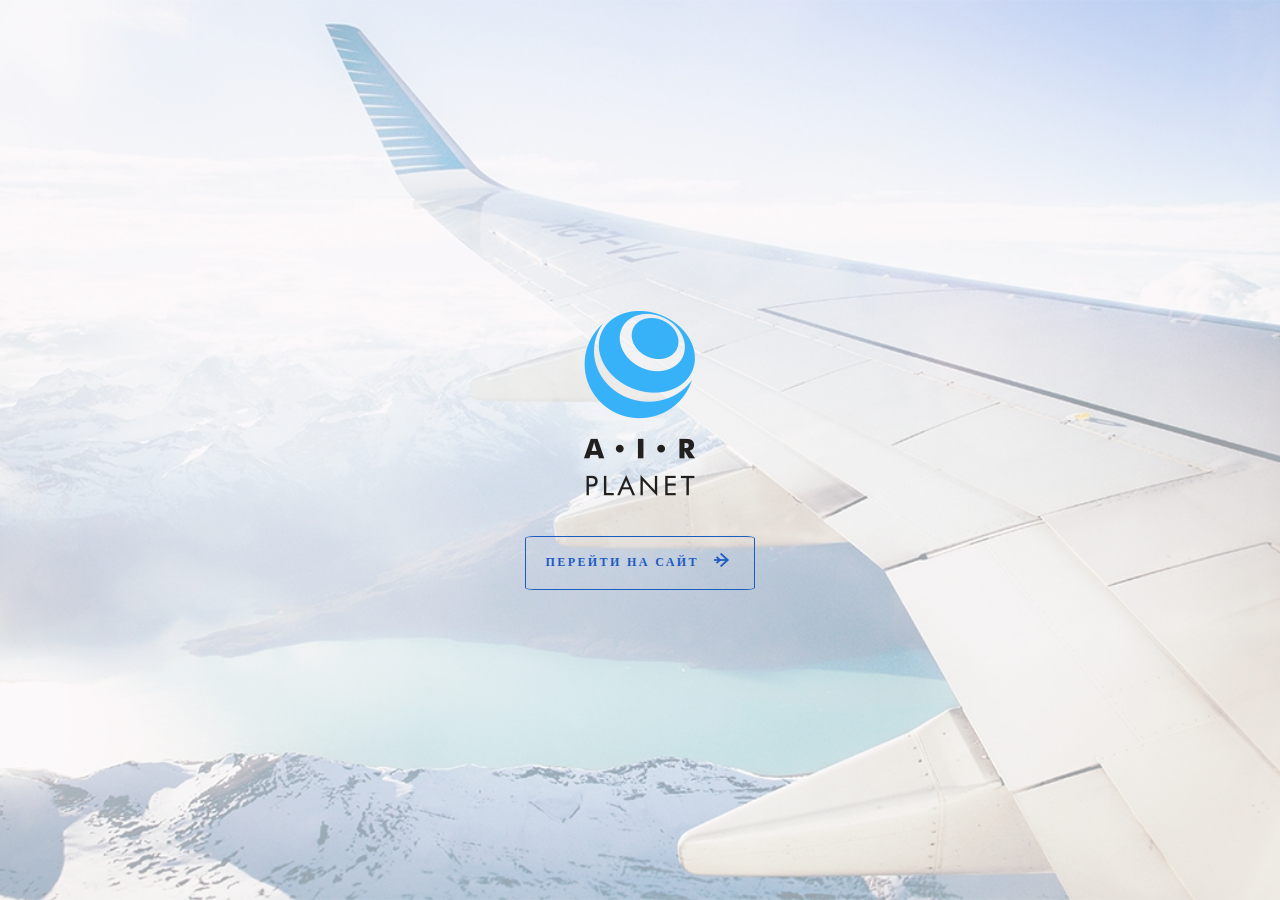
<file: index.html>
<!DOCTYPE html>
<html lang="en">
<head>
    <meta charset="UTF-8">
    <meta name="viewport" content="width=device-width, initial-scale=1.0">
    <meta http-equiv="X-UA-Compatible" content="ie=edge">
    <title>Document</title>
    <link rel="stylesheet" href="./style.css">
</head>
<body>
         <div class="welcome__container">
             <div class="welcome__center-block">
                    <div class="welcome__logo">
                            <img src="./img/logo_intro.png" alt="" class="welcome__logo-pic">
                    </div>
                    <a href="./main.html" class="welcome__enter-btn"> Перейти на сайт </a>
             </div>
         </div>
    
</body>
</html>
</file>
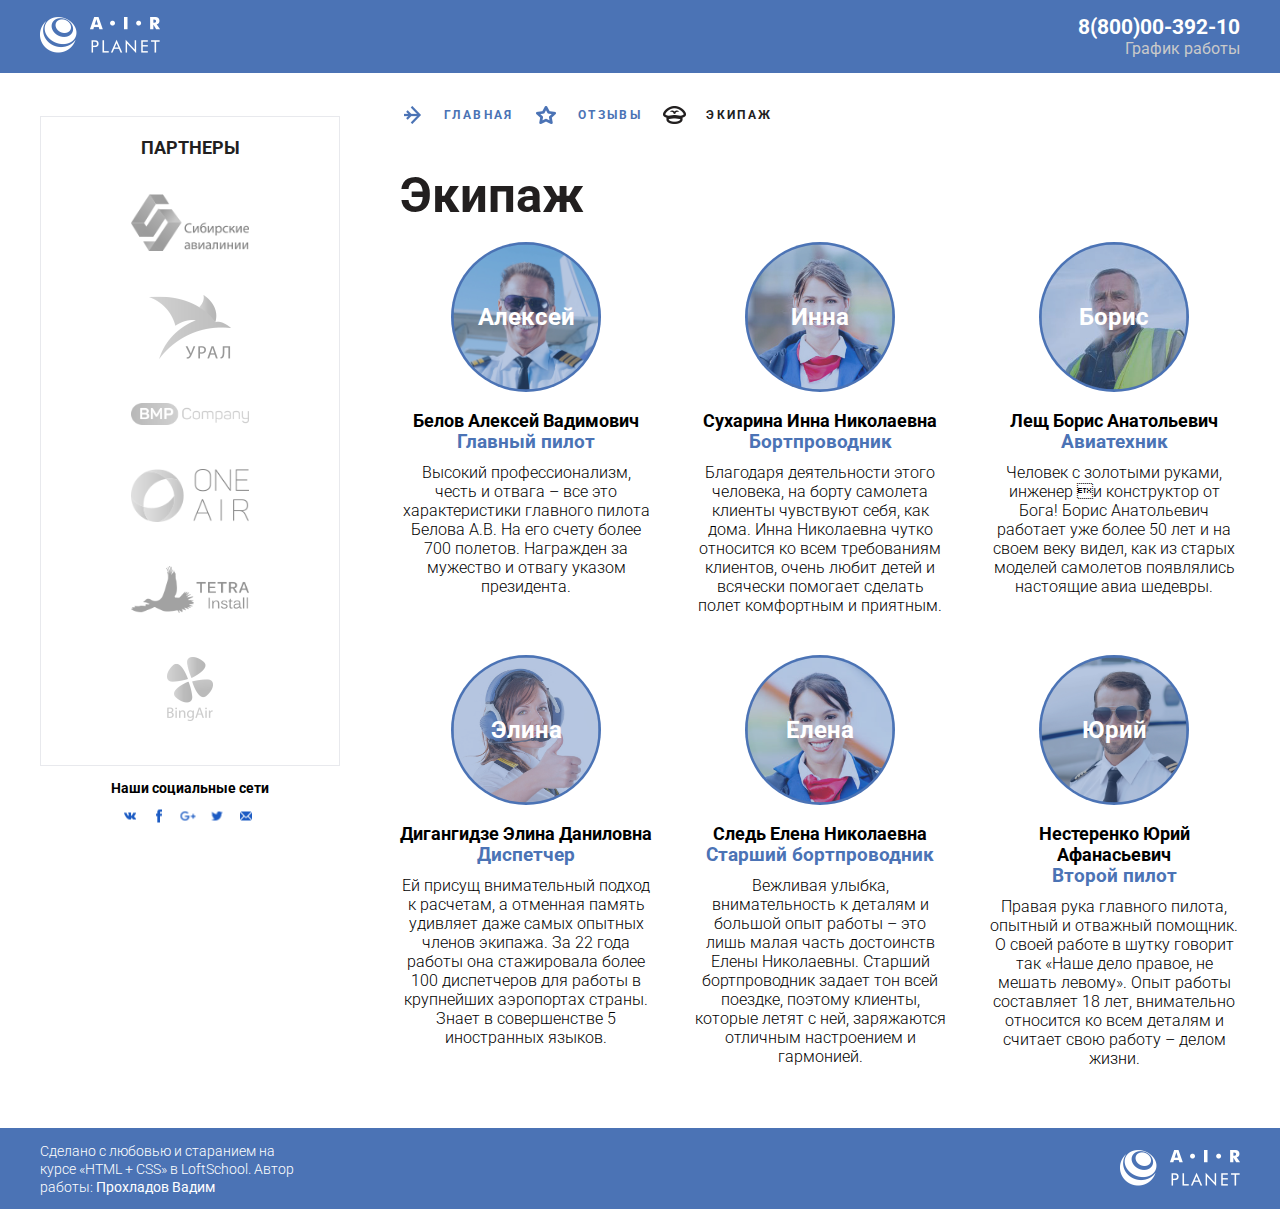
<file: about.html>
<!DOCTYPE html>
<html lang="en">
<head>
    <meta charset="UTF-8">
    <meta name="viewport" content="width=device-width, initial-scale=1.0">
    <meta http-equiv="X-UA-Compatible" content="ie=edge">
    <link href="https://fonts.googleapis.com/css?family=Roboto:300,400,700" rel="stylesheet"> 
    <link rel="stylesheet" href="style.css">
    <title>team page</title>
</head>
<body>
    <div class="wrapper">
        <header class="header">
            <div class="container header__container">
                <a href="#" class="logo">
                <img class ="logo__picture" src="./img/logo_header.png" alt="">
                </a>
                <div class="main-contacts">
                        <div class="contacts"> <a href="tel: +78000039210" class="main-contacts__phone"> 8(800)00-392-10</a>
                         <div class="contacts__times"> <a href="#" class="contacts__times-trigger"> График работы</a>
                            <div class="contacts__dropdown">
                                <div class="contacts__days"> пн-вс 09:00-20:00.</div>
                                <div class="contacts__worktimes"> обед 14:00-14:30  </div>
                            </div>
                         </div>
                     </div>
                    </div>
           </div>
        </header>
        <main class ="maincontent ">
            <div class="container maincontent__container">
            <aside class="sidebar">
                    <div class="partners">
                            <h1 class="title partners__title"> Партнеры </h1>
                            <ul class="partners__list">
                                <li class="partners__list-pics">
                                    <a href="#" class="partners__list-img">
                                        <img src="./img/sibav.png" class="partners__symbol" alt="">
                                    </a>
                               </li>
                               <li class="partners__list-pics">
                                    <a href="#" class="partners__list-img">
                                        <img src="./img/ural.png" class="partners__symbol" alt="">
                                    </a>
                               </li>
                               <li class="partners__list-pics">
                                    <a href="#" class="partners__list-img">
                                        <img src="./img/bmp.png" class="partners__symbol" alt="">
                                    </a>
                               </li>
                               <li class="partners__list-pics">
                                    <a href="#" class="partners__list-img">
                                        <img src="./img/oneair.png" class="partners__symbol" alt="">
                                    </a>
                               </li>
                               <li class="partners__list-pics">
                                    <a href="#" class="partners__list-img">
                                        <img src="./img/tetra.png" class="partners__symbol" alt="">
                                    </a>
                               </li>
                               <li class="partners__list-pics">
                                    <a href="#" class="partners__list-img">
                                        <img src="./img/bingair.png" class="partners__symbol" alt="">
                                    </a>
                               </li>
                            </ul> 
                    </div>
                    <div class="sosials sosials__new">
                            <p>Наши социальные сети</p>
                            <ul class="sosials__list">
                                <li class="sosials__list-item">
                                    <a href="#" class="sosials__link sosials__vk-link">
                                        <img src="./img/vk1.png" class="sosials__icon sosials_vk-icon" alt="">
                                    </a>
                                </li>
                                <li class="sosials__list-item">
                                    <a href="#" class="sosials__link sosials__fb-link">
                                        <img src="./img/fb1.png" class="sosials__icon sosials__fb-icon" alt="">
                                    </a>
                                </li>
                                <li class="sosials__list-item">
                                    <a href="#" class="sosials__link sosials__google-link">
                                        <img src="./img/google1.png" class="sosials__icon sosials__google-icon" alt="">
                                    </a>
                                </li>
                                <li class="sosials__list-item">
                                    <a href="#" class="sosials__link sosials__twitt-link">
                                        <img src="./img/twitter1.png" class="sosials__icon sosials__twitt-icon" alt="tweetter">
                                    </a>
                                </li>
                                <li class=" sosials__list-item">
                                    <a href="#" class="sosials__link sosials__tele-link">
                                        <img src="./img/mail.png" class="sosials__icon sosials__tele-icon" alt="">
                                    </a>
                                </li>
                            </ul>
                        </div>
                 
                </aside>
            <div class="page-content">
                    <nav class="nav__list nav--horizontal">
                    <ul class="nav">
                        <li class="nav__item">
                                <a href="./main.html" class="nav__link">
                            <div class="nav__icon nav__icon--direction">   
                            </div>
                            <div class="nav__title">
                                Главная
                            </div>
                        </a>
                        </li>
                        <li class="nav__item">
                            <a href="./feeds.html" class="nav__link">
                            <div class="nav__icon nav__icon--feed">
                            </div>
                            <div class= "nav__title">
                                 Отзывы
                                </div>
                        </a>  
                        </li>
                        <li class="nav__item--active">
                            <a href="./about.html" class="nav__link">
                            <div class="nav__icon nav__icon--plain">
                            </div>
                            <div class="nav__title--active">
                                Экипаж
                            </div>
                        </a>
                            
                        </li>
                    </ul>
                </nav>
        
                <h1 class="title"> Экипаж </h1>
                <div class = "team">
                        <ul class="team__list">
                                <li class="team__list-item">
                                    <div class="team__list-avatar">
                                            
                                        <img src="./img/alex.jpg" class="team__list-img" alt="">
                                        <div class="avatar__name">Алексей
                                            </div>
                                    </div> 
                                       
                                   
                                        
                                         <h3 class="team__list-name"> Белов Алексей Вадимович

                                         </h3>
                                         <h3 class="team__list-subtitle"> Главный пилот
                                         </h3>

                                        <div class="team__list-desc"> Высокий профессионализм, честь и отвага – все это характеристики главного пилота Белова А.В. На его счету более 700 полетов. Награжден за мужество и отвагу указом президента.
                                        </div>
                                </li>
                                <li class="team__list-item">
                                    <div class="team__list-avatar">
                                        <img src="./img/inna.jpg" class="team__list-img" alt=""> 
                                        <div class="avatar__name"> Инна
                                            </div>
                                   </div>
                                        
                                         <h3 class="team__list-name"> Сухарина Инна Николаевна
                                         </h3>
                                         <h3 class="team__list-subtitle"> Бортпроводник
                                         </h3>

                                        <div class="team__list-desc"> Благодаря деятельности этого человека, на борту самолета клиенты чувствуют себя, как дома. Инна Николаевна чутко относится ко всем требованиям клиентов, очень любит детей и всячески помогает сделать полет комфортным и приятным.
                                        </div>
                                </li>
                                <li class="team__list-item">
                                    <div class="team__list-avatar">
                                        <img src="./img/boris.jpg" class="team__list-img" alt=""> 
                                        <div class="avatar__name"> Борис
                                            </div>
                                   </div>
                                        

                                         <h3 class="team__list-name"> Лещ Борис Анатольевич

                                         </h3>
                                         <h3 class="team__list-subtitle"> Авиатехник
                                         </h3>

                                        <div class="team__list-desc">Человек с золотыми руками, инженер и конструктор от Бога! Борис Анатольевич работает уже более 50 лет и на своем веку видел, как из старых моделей самолетов появлялись настоящие авиа шедевры.
                                        </div>
                                </li>
                                <li class="team__list-item">
                                    <div class="team__list-avatar">
                                        <img src="./img/elina.jpg" class="team__list-img" alt=""> 
                                        <div class="avatar__name"> Элина
                                            </div>
                                   </div>
                                        

                                         <h3 class="team__list-name"> Дигангидзе Элина Даниловна
                                            

                                         </h3>
                                         <h3 class="team__list-subtitle">Диспетчер
                                         </h3>

                                        <div class="team__list-desc"> Ей присущ внимательный подход к расчетам, а отменная память удивляет даже самых опытных членов экипажа. За 22 года работы она стажировала более 100 диспетчеров для работы в крупнейших аэропортах страны.  Знает в совершенстве 5 иностранных языков.
                                        </div>
                                </li>
                                <li class="team__list-item">
                                    <div class="team__list-avatar">
                                        <img src="./img/elena.jpg" class="team__list-img" alt=""> 
                                        <div class="avatar__name"> Елена
                                            </div>
                                   </div>
                                        

                                         <h3 class="team__list-name"> Следь Елена Николаевна

                                         </h3>
                                         <h3 class="team__list-subtitle"> Старший бортпроводник
                                         </h3>

                                        <div class="team__list-desc"> Вежливая улыбка, внимательность к деталям и большой опыт работы – это лишь малая часть достоинств Елены Николаевны. Старший бортпроводник задает тон всей поездке, поэтому клиенты, которые летят с ней, заряжаются отличным настроением и гармонией.
                                        </div>
                                </li>
                                <li class="team__list-item">
                                    <div class="team__list-avatar">
                                        <img src="./img/yurij.jpg" class="team__list-img" alt=""> 
                                        <div class="avatar__name"> Юрий
                                            </div>
                                   </div>
                                        

                                         <h3 class="team__list-name"> Нестеренко Юрий Афанасьевич

                                         </h3>
                                         <h3 class="team__list-subtitle"> Второй пилот
                                         </h3>

                                        <div class="team__list-desc"> Правая рука главного пилота, опытный и отважный помощник. О своей работе в шутку говорит так «Наше дело правое, не мешать левому». Опыт работы составляет 18 лет, внимательно относится ко всем деталям и считает свою работу – делом жизни. 
                                        </div>
                                </li>          
                        </ul>
                    </div>
               

                

            </div>
            </div>
        </div>
    </main>
        <footer class="footer">
            <div class="container footer__container">
            <div class="author">
                <p class="author__text">Сделано с любовью и старанием
                        на курсе «HTML + CSS» в LoftSchool.
                        Автор работы: <strong> Прохладов Вадим </strong> </p>
            </div>
            <div class="logo__footer">
            <a href="#" class="logo__footer-link">
            <img class ="logo__footer-pic" src="./img/logo_header.png" alt="">
            </a>
            </div>
            
  
        </div>
        </footer>
        
    </div>
</body>
</html>
</file>
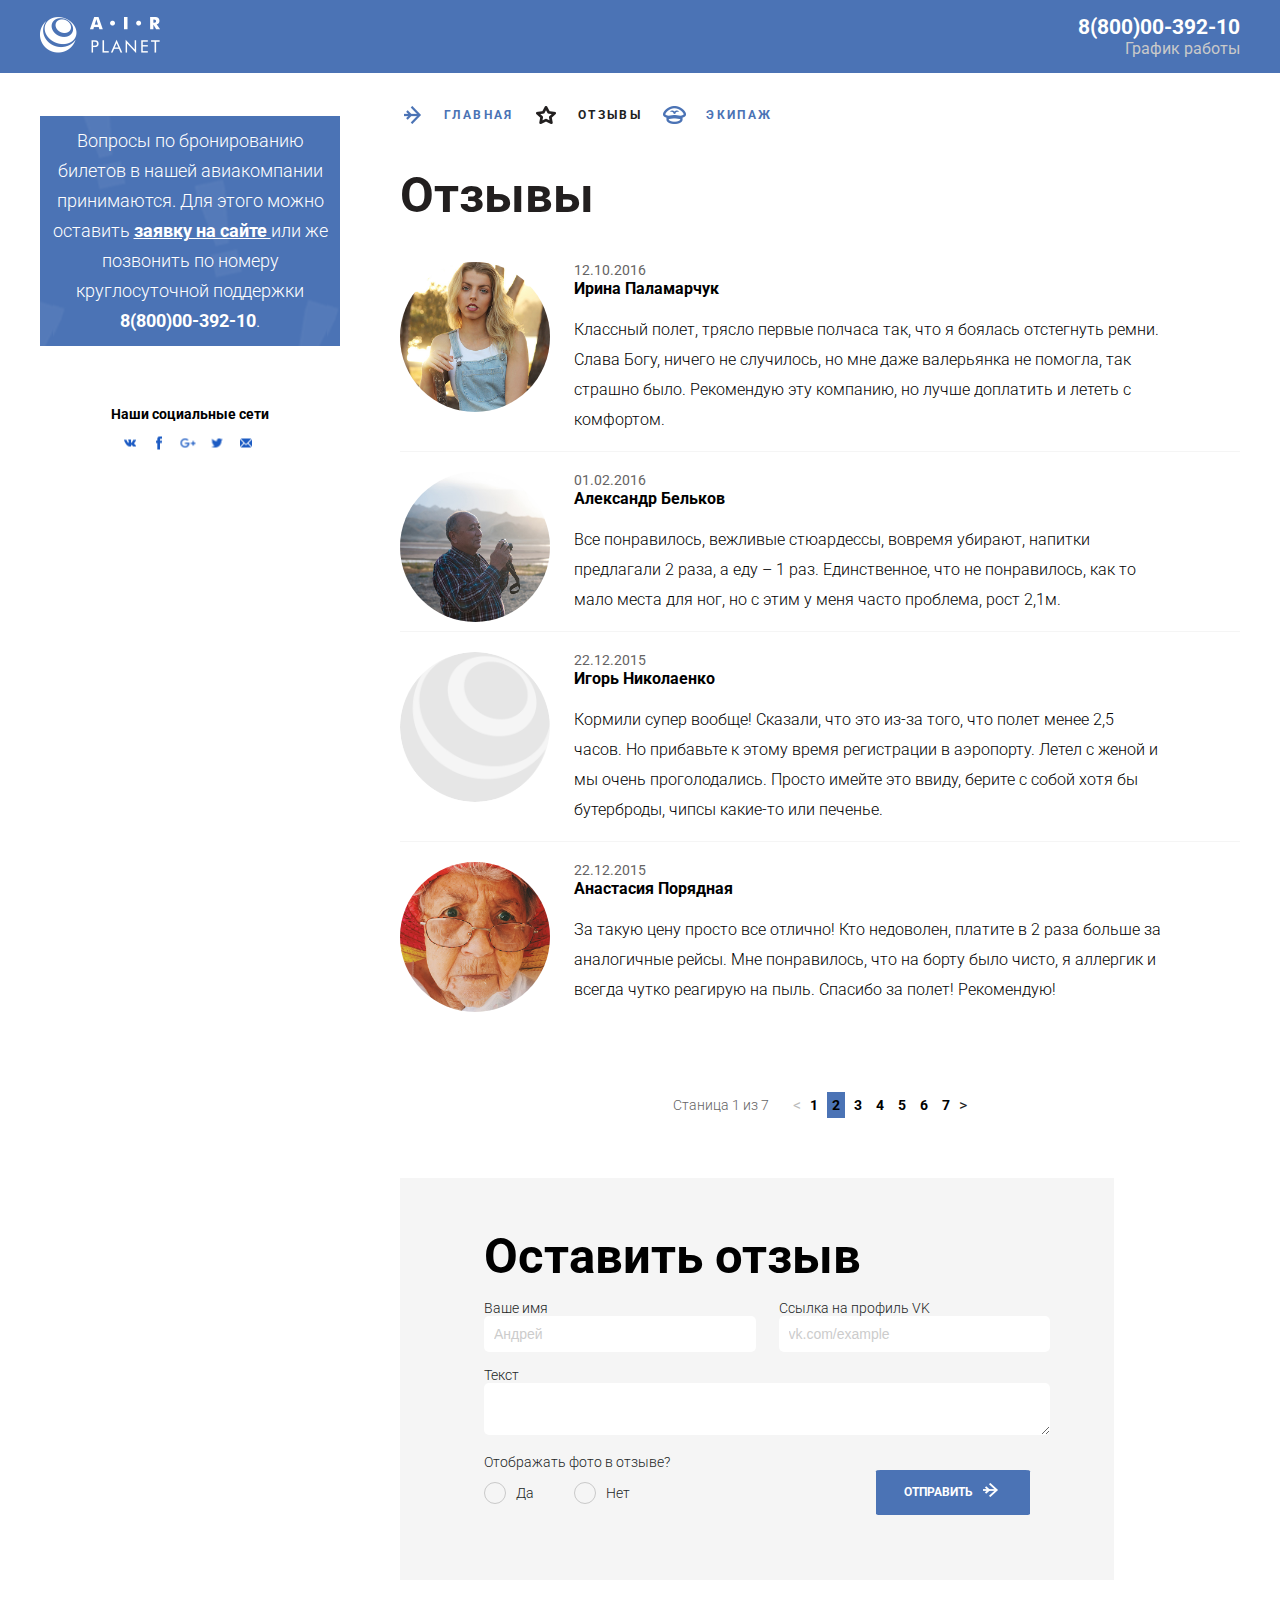
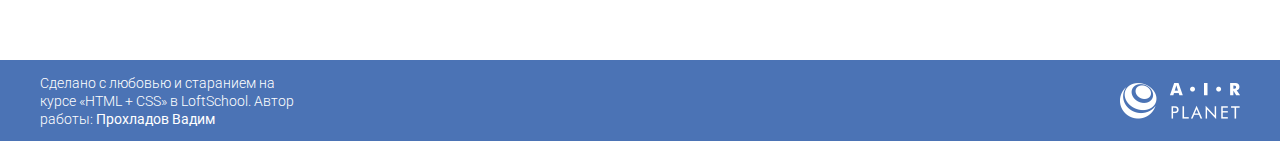
<file: feeds.html>
<!DOCTYPE html>
<html lang="en">
<head>
    <meta charset="UTF-8">
    <meta name="viewport" content="width=device-width, initial-scale=1.0">
    <meta http-equiv="X-UA-Compatible" content="ie=edge">
    <link href="https://fonts.googleapis.com/css?family=Roboto:300,400,700" rel="stylesheet"> 
    <link rel="stylesheet" href="style.css">
    <title>team page</title>
</head>
<body>
    <div class="wrapper">
        <header class="header">
            <div class="container header__container">
                <a href="#" class="logo">
                <img class ="logo__picture" src="./img/logo_header.png" alt="">
                </a>
                <div class="main-contacts">
                        <div class="contacts"> <a href="tel: +78000039210" class="main-contacts__phone"> 8(800)00-392-10</a>
                         <div class="contacts__times"> <a href="#" class="contacts__times-trigger"> График работы</a>
                            <div class="contacts__dropdown">
                                <div class="contacts__days"> пн-вс 09:00-20:00.</div>
                                <div class="contacts__worktimes"> обед 14:00-14:30  </div>
                            </div>
                         </div>
                     </div>
                    </div>
           </div>
        </header>
        <main class ="maincontent ">
            <div class="container maincontent__container">
            <aside class="sidebar">
                    <section class= "promo">
                            <div class="pattern">
                                    <article class="information">
                                         Вопросы по бронированию билетов в нашей авиакомпании принимаются. Для этого можно оставить <a href="#" class="application"> заявку на сайте </a>  или же позвонить по номеру круглосуточной поддержки 
                                         <a href="tel: +78000039210" class="main__phone"> 8(800)00-392-10</a>.
                                    </article>
                                 
                            </div>
                    </section>
                    <div class="sosials sosials__new">
                            <p>Наши социальные сети</p>
                            <ul class="sosials__list">
                                <li class="sosials__list-item">
                                    <a href="#" class="sosials__link sosials__vk-link">
                                        <img src="./img/vk1.png" class="sosials__icon sosials_vk-icon" alt="">
                                    </a>
                                </li>
                                <li class="sosials__list-item">
                                    <a href="#" class="sosials__link sosials__fb-link">
                                        <img src="./img/fb1.png" class="sosials__icon sosials__fb-icon" alt="">
                                    </a>
                                </li>
                                <li class="sosials__list-item">
                                    <a href="#" class="sosials__link sosials__google-link">
                                        <img src="./img/google1.png" class="sosials__icon sosials__google-icon" alt="">
                                    </a>
                                </li>
                                <li class="sosials__list-item">
                                    <a href="#" class="sosials__link sosials__twitt-link">
                                        <img src="./img/twitter1.png" class="sosials__icon sosials__twitt-icon" alt="tweetter">
                                    </a>
                                </li>
                                <li class=" sosials__list-item">
                                    <a href="#" class="sosials__link sosials__tele-link">
                                        <img src="./img/mail.png" class="sosials__icon sosials__tele-icon" alt="">
                                    </a>
                                </li>
                            </ul>
                        </div>
                    
            </aside>
            <div class="page-content">
                    <nav class="nav__list nav--horizontal">
                            <ul class="nav">
                                <li class="nav__item">
                                        <a href="./main.html" class="nav__link">
                                    <div class="nav__icon nav__icon--direction">   
                                    </div>
                                    <div class="nav__title">
                                        Главная
                                    </div>
                                </a>
                                </li>
                                <li class="nav__item--active">
                                    <a href="./feeds.html" class="nav__link">
                                    <div class="nav__icon nav__icon--feed">
                                    </div>
                                    <div class= "nav__title--active">
                                         Отзывы
                                        </div>
                                </a>  
                                </li>
                                <li class="nav__item">
                                    <a href="./about.html" class="nav__link">
                                    <div class="nav__icon nav__icon--plain">
                                    </div>
                                    <div class="nav__title">
                                        Экипаж
                                    </div>
                                </a>
                                    
                                </li>
                            </ul>
                        </nav>
                <h1 class="title"> Отзывы </h1>
                <div class = "feeds">
                        <ul class="feeds__list">
                        <li class="feeds__items">
                            <div class="feeds__pics">
                                <img src="./img/otzyv1.jpg" class="feeds__pics-avatar" alt="">
                            </div>
                            <div class="feeds__desc">
                                <div class="feeds__date">12.10.2016</div>
                            
                            <div class="feeds__caption"> Ирина Паламарчук</div>
                            <p class="feeds__desc-text"> Классный полет, трясло первые полчаса так, что я боялась отстегнуть ремни. Слава Богу, ничего не случилось, но мне даже валерьянка не помогла, так страшно было. Рекомендую эту компанию, но лучше доплатить и лететь с комфортом. 
                           </p>
                            </div>
                        </li>
                        
                        <li class="feeds__items">
                            <div class="feeds__pics">
                                <img src="./img/otzyv2.jpg" class="feeds__pics-avatar" alt="">
                            </div>
                            <div class="feeds__desc">
                                
                                <div class="feeds__date">01.02.2016</div>
                            
                            <div class="feeds__caption"> Александр Бельков </div>
                            <p class="feeds__desc-text">Все понравилось, вежливые стюардессы, вовремя убирают, напитки предлагали 2 раза, а еду – 1 раз. Единственное, что не понравилось, как то мало места для ног, но с этим у меня часто проблема, рост 2,1м. 
                            </p>
                            </div>
                        </li>
                       
                        <li class="feeds__items">
                            <div class="feeds__pics">
                                <img src="./img/netfoto.png" class="feeds__pics-avatar" alt="">
                            </div>
                            <div class="feeds__desc">
                                <div class="feeds__date">22.12.2015</div>
                            
                            <div class="feeds__caption"> Игорь Николаенко</div>
                            <p class="feeds__desc-text">Кормили супер вообще! Сказали, что это из-за того, что полет менее 2,5 часов. Но прибавьте к этому время регистрации в аэропорту. Летел с женой и мы очень проголодались. Просто имейте это ввиду, берите с собой хотя бы бутерброды, чипсы какие-то или печенье.
                            </p>
                           </div>

                        </li>
                        <li class="feeds__items">
                                <div class="feeds__pics">
                                    <img src="./img/babka.jpg" class="feeds__pics-avatar" alt="">
                                </div>
                                <div class="feeds__desc">
                                    <div class="feeds__date">22.12.2015</div>
                                
                                <div class="feeds__caption"> Анастасия Порядная</div>
                                <p class="feeds__desc-text">За такую цену просто все отлично! Кто недоволен, платите в 2 раза больше за аналогичные рейсы. Мне понравилось, что на борту было чисто, я аллергик и всегда чутко реагирую на пыль. Спасибо за полет! Рекомендую!
                                </p>
                               </div>
    
                            </li>
                    </ul>
                    
                    


                    <div class="pagination">
                            <div class= "pagination__display"> Станица 1 из 7</div>
                            <div class="pagination__controlls">
                            <a href="./index.html" class= "pagination__prev"><</a>
                            <ul class="paginations__pages">
                                <li class="pagination__pages-item">
                                    <a href="./main.html" class="pagination__link"> 1 </a>
                                </li>
                                <li class="pagination__pages-item">
                                    <a href="./feeds.html" class="pagination__link--active"> 2 </a>
                                </li>
                                <li class="pagination__pages-item">
                                    <a href="./about.html" class="pagination__link"> 3 </a>
                                </li>
                                <li class="pagination__pages-item">
                                    <a href="#" class="pagination__link"> 4 </a>
                                </li>
                                <li class="pagination__pages-item">
                                    <a href="#" class="pagination__link"> 5 </a>
                                </li>
                                <li class="pagination__pages-item">
                                     <a href="#" class="pagination__link"> 6 </a>
                                </li>
                                <li class="pagination__pages-item">
                                    <a href="#" class="pagination__link"> 7 </a>
                                </li>
                            </ul>
        
                            <a href="./about.html" class="pagination__next">></a>
                        </div>
                        </div>
                    
            </div>
            <section class="feeds__form form__container ">
                    <div class="form">
                            <form action="" class="form__tag">
                              <div class="form__title">Оставить отзыв</div>
                              <div class="form__row">
                                <label class="form__block">
                                  <div class="form__block-title">Ваше имя</div>
                                  <input type="text" placeholder="Андрей" class="form__input form-field">
                                </label>
                                <label class="form__block">
                                  <div class="form__block-title">Ссылка на профиль VK</div>
                                  <input type="text" placeholder="vk.com/example" class="form__input form-field">
                                </label>
                            </div>
                              <div class="form__row">
                                <label class="form__block">
                                  <div class="form__block-title">Текст</div>
                                  <textarea name="" class="form__textarea form-field"></textarea>
                                </label>
                              </div>
                              <div class="form__buttons">
                                    <div class="form__block-title">Отображать фото в отзыве?</div>
                                    <div class="form__row">
                                        <div class="input__base">
                                            <label for="input__yes" class="radio__yes">
                                                <input type="radio" class="input__yes" id= "input__yes" name="test">  
                                                <div class="radio__check-yes"></div>
                                                <div class="input__text-yes"> Да </div>
                                            </label>
                
                                            <label for="input__no" class="radio__no">
                                                <input type="radio" class="input__no" id= "input__no" name="test">
                                                <div class="radio__check-no"></div>
                                                <div class="input__text-no"> Нет </div>
                                          </label>
                                        </div>
                                <button type="submit" class="form__button">
                                    <div class="form__button-text">ОТПРАВИТЬ</div>
                                </button>
                            </div>
                              </div>
                            </form>
                          </div>
                        </section>
         
                    
                
                </div>
            </div>
            
        </div>
    </div>
    
    </main>

        <footer class="footer">
            <div class="container footer__container">
            <div class="author">
                <p class="author__text">Сделано с любовью и старанием
                        на курсе «HTML + CSS» в LoftSchool.
                        Автор работы: <strong> Прохладов Вадим </strong> </p>
            </div>
            <div class="logo__footer">
            <a href="#" class="logo__footer-link">
            <img class ="logo__footer-pic" src="./img/logo_header.png" alt="">
            </a>
            </div>
            
    
        </div>
        
        </footer>
        
    </div>
</body>
</html>
</file>
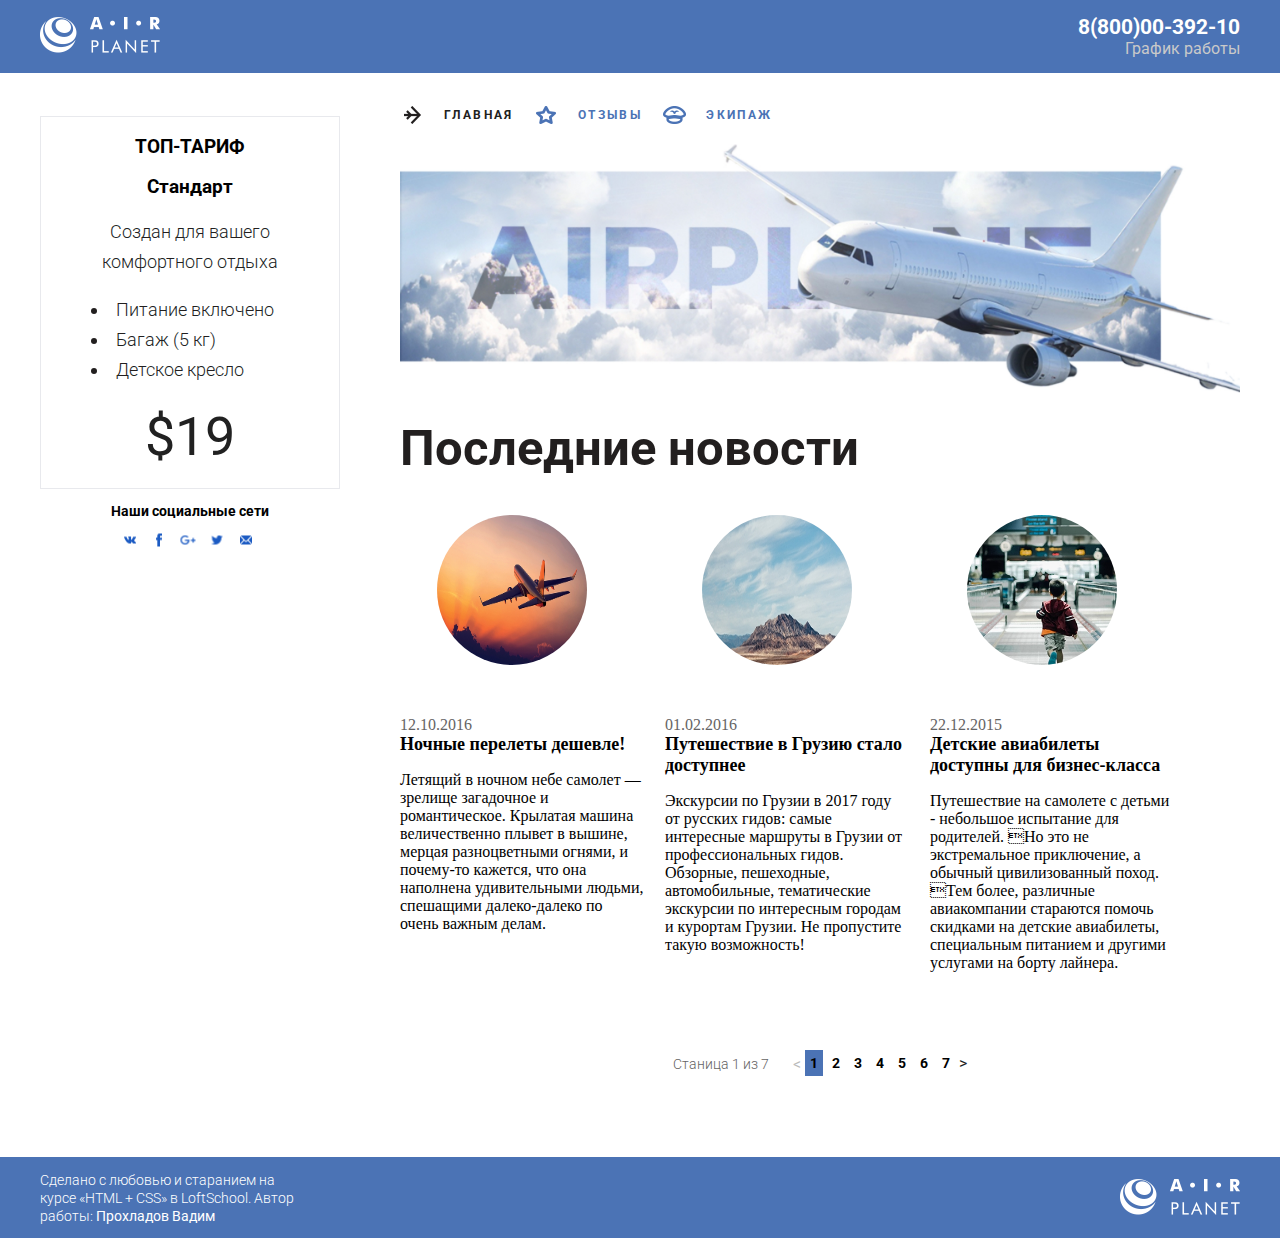
<file: main.html>
<!DOCTYPE html>
<html lang="en">
<head>
    <meta charset="UTF-8">
    <meta name="viewport" content="width=device-width, initial-scale=1.0">
    <meta http-equiv="X-UA-Compatible" content="ie=edge">
    <link href="https://fonts.googleapis.com/css?family=Roboto:300,400,700" rel="stylesheet"> 
    <link rel="stylesheet" href="style.css">
    <title>Main page</title>
</head>
<body>
    <div class="wrapper">
        <header class="header">
            <div class="container header__container">
                <a href="#" class="logo">
                <img class ="logo__picture" src="./img/logo_header.png" alt="">
                </a>

          
               <div class="contacts"> <a href="tel: +78000039210" class="main-contacts__phone"> 8(800)00-392-10</a>
                        <div class="contacts__times"> <a href="#" class="contacts__times-trigger"> График работы</a>
                            <div class="contacts__dropdown">
                                <div class="contacts__days"> пн-вс 09:00-20:00.</div>
                                <div class="contacts__worktimes"> обед 14:00-14:30  </div>
                            </div>
                         </div>
               </div>
        

          </div>
           </div>
        </header>
        <main class ="maincontent ">
            <div class="container maincontent__container">
            <aside class="sidebar">
                    <div class="benefit">
                            <div class="benefit__title">
                                <h3 class="tarif__top"> ТОП-ТАРИФ </h3> 
                           </div>
                        
                           <h3 class="benefit__subtitle-standart"> Стандарт</h3>
                           <p class="benefit__standart-desc">Создан для вашего комфортного отдыха</p>
                           <ul class="benefit__standart-items benefit__top" >
                               <li class="benefits__list"> Питание включено</li>
                               <li class="benefits__list"> Багаж (5 кг)</li>
                               <li class="benefits__list"> Детское кресло </li>
                            </ul>
                            <p class="benefits__features"> $19</p>
                    </div>
                    <div class="sosials sosials__new">
                            <p>Наши социальные сети</p>
                            <ul class="sosials__list">
                                <li class="sosials__list-item">
                                    <a href="#" class="sosials__link sosials__vk-link">
                                        <img src="./img/vk1.png" class="sosials__icon sosials_vk-icon" alt="">
                                    </a>
                                </li>
                                <li class="sosials__list-item">
                                    <a href="#" class="sosials__link sosials__fb-link">
                                        <img src="./img/fb1.png" class="sosials__icon sosials__fb-icon" alt="">
                                    </a>
                                </li>
                                <li class="sosials__list-item">
                                    <a href="#" class="sosials__link sosials__google-link">
                                        <img src="./img/google1.png" class="sosials__icon sosials__google-icon" alt="">
                                    </a>
                                </li>
                                <li class="sosials__list-item">
                                    <a href="#" class="sosials__link sosials__twitt-link">
                                        <img src="./img/twitter1.png" class="sosials__icon sosials__twitt-icon" alt="tweetter">
                                    </a>
                                </li>
                                <li class=" sosials__list-item">
                                    <a href="#" class="sosials__link sosials__tele-link">
                                        <img src="./img/mail.png" class="sosials__icon sosials__tele-icon" alt="">
                                    </a>
                                </li>
                            </ul>
                        </div>
            </aside>
            <div class="page-content">
                    <nav class="nav__list nav--horizontal">
                            <ul class="nav">
                                <li class="nav__item--active">
                                        <a href="#" class="nav__link">
                                    <div class="nav__icon nav__icon--direction">   
                                    </div>
                                    <div class="nav__title--active">
                                        Главная
                                    </div>
                                </a>
                                </li>
                                <li class="nav__item">
                                    <a href="./feeds.html" class="nav__link">
                                    <div class="nav__icon nav__icon--feed">
                                    </div>
                                    <div class= "nav__title">
                                         Отзывы
                                        </div>
                                </a>  
                                </li>
                                <li class="nav__item">
                                    <a href="./about.html" class="nav__link">
                                    <div class="nav__icon nav__icon--plain">
                                    </div>
                                    <div class="nav__title">
                                        Экипаж
                                    </div>
                                </a>
                                    
                                </li>
                            </ul>
                        </nav>
                    <div class="preview">
                            <img src="./img/plane@2x.jpg" alt="" class="preview-img">
                    </div>
             
                
                <section class="news ">
                  
                    <h1 class="title"> Последние новости </h1>
                        <ul class="news__list news__horizontal">
                            <li class="news__items">
                                
                                <div class="news__desc">
                                        <div class="news__pics">
                                                <img src="./img/planeflying.jpg" class="news__pics-avatar" alt="">
                                            </div>
                                    <div class="news__date">12.10.2016</div>
                                
                                <div class="news__caption"> Ночные перелеты дешевле!</div>
                                <p class="news__desc-text">Летящий в ночном небе самолет — зрелище загадочное и романтическое. Крылатая машина величественно плывет в вышине, мерцая разноцветными огнями, и почему-то кажется, что она наполнена удивительными людьми, спешащими далеко-далеко по очень важным делам. 
                               </p>
                                </div>
                            </li>
                            
                            <li class="news__items">
                                
                                <div class="news__desc">
                                        <div class="news__pics">
                                                <img src="./img/Photo.jpg" class="news__pics-avatar" alt="">
                                            </div>
                                    
                                    <div class="news__date">01.02.2016</div>
                                
                                <div class="news__caption"> Путешествие в Грузию стало доступнее </div>
                                <p class="news__desc-text">Экскурсии по Грузии в 2017 году от русских гидов: самые интересные маршруты в Грузии от профессиональных гидов. Обзорные, пешеходные, автомобильные, тематические экскурсии по интересным городам и курортам Грузии. Не пропустите такую возможность! 
                                </p>
                                </div>
                            </li>
                           
                            <li class="news__items">
                                
                                <div class="news__desc">
                                        <div class="news__pics">
                                                <img src="./img/Layer_5.jpg" class="news__pics-avatar" alt="">
                                            </div>
                                    <div class="news__date">22.12.2015</div>
                                
                                <div class="news__caption"> Детские авиабилеты доступны для бизнес-класса</div>
                                <p class="news__desc-text">Путешествие на самолете с детьми - небольшое испытание для родителей. Но это не экстремальное приключение, а обычный цивилизованный поход. Тем более, различные авиакомпании стараются помочь скидками на детские авиабилеты, специальным питанием и другими услугами на борту лайнера.
                                </p>
                               </div>

                            </li>
                        </ul>
                    

                   
                    </section>
                <div class="pagination">
                    <div class= "pagination__display"> Станица 1 из 7</div>
                    <div class="pagination__controlls">
                    <a href="#" class= "pagination__prev"><</a>
                    <ul class="paginations__pages">
                        <li class="pagination__pages-item">
                            <a href="#" class="pagination__link--active"> 1 </a>
                        </li>
                        <li class="pagination__pages-item">
                            <a href="./feeds.html" class="pagination__link"> 2 </a>
                        </li>
                        <li class="pagination__pages-item">
                            <a href="./about.html" class="pagination__link"> 3 </a>
                        </li>
                        <li class="pagination__pages-item">
                            <a href="#" class="pagination__link"> 4 </a>
                        </li>
                        <li class="pagination__pages-item">
                            <a href="#" class="pagination__link"> 5 </a>
                        </li>
                        <li class="pagination__pages-item">
                             <a href="#" class="pagination__link"> 6 </a>
                        </li>
                        <li class="pagination__pages-item">
                            <a href="#" class="pagination__link"> 7 </a>
                        </li>
                    </ul>

                    <a href="./feeds.html" class="pagination__next">></a>
                </div>
                </div>

            </div>
            </div>
        </div>
    </div>
    </main>
    
        <footer class="footer">
            <div class="container footer__container">
            <div class="author">
                <p class="author__text">Сделано с любовью и старанием
                        на курсе «HTML + CSS» в LoftSchool.
                        Автор работы: <strong> Прохладов Вадим </strong> </p>
            </div>
            <div class="logo__footer">
            <a href="#" class="logo__footer-link">
            <img class ="logo__footer-pic" src="./img/logo_header.png" alt="">
            </a>
            </div>
            
         
        </div>
        </footer>
        
    </div>
</body>
</html>
</file>
<file: style.css>
body {
    margin: 0;
    font-family: "Roboto", Arial, Helvetica, sans-serif;
    line-height: 1,42;
    -webkit-font-smoothing: antialiased;
    -moz-osx-font-smoothing: grayscale;
    overflow-x: hidden;
    

}

ul {
    padding: 0;
    margin: 0;
}

ul li {
    list-style: none;
}

img {
    max-width: 100%;
    max-height: 100%;
}
.container {
    width: 1200px;
    margin: 0 auto;
}

.header {
    background: #4b73b5;
    color: #fff;
    margin-bottom: 13px;
}


.header__container {
    position: relative;
    display: flex;
    align-items: center;
    justify-content: space-between;
    padding-top: 15px;
    padding-bottom: 15px;
    
}



  .contacts {
   display: inline-block;
   text-align: right;
  }


.main-contacts__phone {
    font-size: 21px;
    font-weight: 700;
    color: inherit;
    text-decoration: none;
    display: block;

}

.contacts__times {
    position: relative;
    display: inline-block;

}

.main-contacts__text {
    font-size: 14px;
    font-weight: bold;
    opacity: .7;
    color: #fff

}

.contacts__days {
    color: #1c5bc3;
    font-family: Bold;
    font-weight: 700;
    font-size: 14px;
}

.contacts__worktimes {
    color: #000;
    font-size: 14px;
    font-family: Light;
    font-weight: 300;
    

}
.contacts__times-trigger {
    text-decoration: none;
    color: #c9c9c9;
    margin-left: auto;
}



.contacts__times-trigger:hover  {
    color: white;
    opacity: 1;
}



.contacts__times:hover .contacts__dropdown {
    right: 0;
    opacity: 1;
    margin-top: 5px;
}

.contacts__dropdown {
    position: absolute;
    background: #fff;
    border: 1px solid;
    padding: 10px;
    top: 100%;
    opacity: 0;
    transition: opacity .4s;
    right: -9999px;
    box-shadow: 0 0 10px rgba(23, 59, 117, 0.55);
    border-radius: 5px 0 5px 5px;
    width: 100%;
   
}

.contacts__dropdown:before {
    content: "";
    border: 11px solid transparent;
    border-top-width: 0px;
    border-bottom-color: #fff;
    border-top-color: #fff;
    top: -15%;
    height: 0;
    width: 0;
    position: absolute;
    right: 10%;
}



.page-content {
    width: 70%;
}

.sidebar {
    width: 25%;
    margin-top: 30px;
}
.maincontent__container {
    display: flex;
    justify-content: space-between;

}

.benefits__standart-desc {
    color: #221f1f;
    font-family: Roboto;
    font-size: 18px;
    font-weight: 300;
    line-height: 30px;
}

.benefits__standart-items {
    color: #221f1f;
    font-family: Roboto;
    font-size: 18px;
    font-weight: 300;
    line-height: 30px;
    display: inline-block;
}

.preview {
    position: relative;
}


.nav__icon,
.nav__title {
    display: inline-block;
  
   
}
.nav__icon {
	vertical-align: middle;
	padding-top: 40px;
	margin-right: 20px;
	
}


.nav__link {
    text-decoration: none;
}

.nav__link {
    font-size: 19px;
    text-decoration: none;
    vertical-align: middle;
    transition: color 0.4s ease;
    display: flex;
    align-items: center;
    margin-right: 20px;
   
}

.nav__link:before {
  content: '';
  background-position: center center;
  display: inline-block;
  vertical-align: middle;
  transition: background-image 0.4s ease;
}
.nav--horizontal {
    margin-bottom: 10px;
}
.nav--horizontal, .nav {
    display: -ms-flexbox;
    display: flex;
    -ms-flex-align: center;
    align-items: center;
    -ms-flex-pack: justify;
    justify-content: space-between;
    padding-right: 40%;
}

.nav--horizontal, .nav__item {
    margin-bottom: 0;
}



.nav__icon {
    width: 24px;
    height: 18px;
    background: center center no-repeat;
}
 .nav__icon--direction {
     background-image: url('./img/main_icon.png');
 }

 .nav__icon--feed {
     background-image: url('./img/feed_icon.png');
 }
.nav__icon--plain {
    background-image: url('./img/team_icon.png');
}


.nav__link:hover .nav__icon--direction {
    background-image: url('./img/main_icon1.png');
}



.nav__link:hover .nav__icon--feed {
    background-image: url('./img/feed_icon1.png');
}




.nav__link:hover .nav__icon--plain {
    background-image: url('./img/team_icon1.png');
}


.nav__item--active .nav__icon--direction {
    background-image: url('./img/main_icon1.png');
  }

.nav__item--active .nav__icon--feed {
    background-image: url('./img/feed_icon1.png');
  }
  
.nav__item--active .nav__icon--plain {
    background-image: url('./img/team_icon1.png');
  }

.nav__link:hover .nav__title {
    color: #212121;
}

.nav__title--active {
    color: #212121;
    font-family: Roboto;
    font-size: 12px;
    font-weight: 700;
    line-height: 54px;
    text-transform: uppercase;
    letter-spacing: 2.4px; 
}


.nav__title {

color:  #4b73b5;
font-family: Roboto;
font-size: 12px;
font-weight: 700;
line-height: 54px;
text-transform: uppercase;
letter-spacing: 2.4px;
}

.nav__icon, .nav__title{
display: inline-block;
}

.title {
color: #221f1f;
font-family: Roboto;
font-size: 49px;
font-weight: 700;
line-height: 38px;
margin-bottom: 27px;
}

.benefit {
    text-align: center;
    border: 1px solid #e8e9ed;
}

.tariff__top {
  
color: #221f1f;
font-family: Roboto;
font-size: 18px;
font-weight: 700;
line-height: 21px;
text-transform: uppercase;
}

.benefit__top {
color: #221f1f;
font-family: Roboto;
font-size: 18px;
font-weight: 300;
line-height: 30px;
padding: 0 50px;
}

.benefit__standart-desc {
    padding: 0 30px;
    color: #221f1f;
    font-family: Roboto;
    font-size: 18px;
    font-weight: 300;
    line-height: 30px;
}

.benefits__features {
    margin-top: 20px;
    margin-bottom: 20px;
}


.benefits__item {
    display: inline-block;  
}

.benefits__price {
    display: inline-block;
    vertical-align: middle;
    padding-top: 40px
    
}

.benefits__item {
    width: 250px;
    height: 456px;
    border-radius: 5px;
    border-radius: 5px;
    border: 1px solid#fff
}



.benefits__item {
width: 250px;
height: 456px;
color: #221f1f;
font-family: Roboto;
font-size: 18px;
font-weight: 300;
line-height: 30px;
text-align: center;
padding: 20px;
}

.benefits__subtitle-standart,
.benefits__subtitle-premium,
 .benefits__subtitle-lux {
    color: #212121;
    font-family: Roboto;
    font-size: 11px;
    font-weight: 700;
    line-height: 51.38px;
    text-transform: uppercase;
    letter-spacing: 2.88px;
    margin-bottom: 28px;   
}


.benefits__features {
color: #212121;
font-family: Roboto;
font-size: 54px;
font-weight: 400;
display: inline-block;
}

.benefits__pics {
	background: #4b73b5;
	width: 70px;
    height: 70px;
	overflow: hidden;
    border-radius: 50%;
	text-align: center;
	display: inline-block;
    vertical-align: middle;
    position: relative;
}

.benefits__img {
    position:absolute;
    top: 50%;
    left: 50%;
    transform: translate(-50%, -50%)
}

.benefits__item:hover {
	border-radius: 5px;
    border: 1px solid #e8e9ed;
}

.benefits__list {
	list-style-type: disc;
	list-style-position: inside;
	text-align: left;
}

.benefits__desc-items li {
	list-style-type: disc;
	list-style-position: inside;
	text-align: left
}

.benefits__lux-items li {
	list-style-type: disc;
	list-style-position: inside;
	text-align: left
}

.news__horizontal {
display: flex;
flex-wrap: wrap;
align-items: baseline
}

.news__items {
    width: calc(100% / 3 - 35px);

}

.news {
    margin-bottom: 65px;
}
.news__items {
    align-items: center;
}
.news__pics {
    text-align: center;
    margin-bottom: 47px;
}

.news__pics-avatar {
    width: 150px;
    height: 150px;
    overflow: hidden;
    border-radius: 50%;
    margin-right: 20px
}


.news__pics-avatar, .news__desc{
	display: inline-block;
}
.news__desc{
	width: 640px;
}



 .news__items {
    display: inline-block;
}
.news__items {
    
    padding-top: 20px
	
}

.news__items:last-child {
	margin-right: 0;
}

.news__date {
    color: #656464;
    font-family: Light;
    font-weight: 300;
}

.news__caption {
    font-family:  Bold;
    font-size: 18px;
    font-weight: 700
}

.news__desc-text {
    font-family: Light;
font-weight: 300;
}
.pagination {    
	width: 100%;    
    text-align: center;
    margin-bottom: 62px;
}

.pagination__pages-item {
	display: inline-block;
}
.pagination__display {    
	display: inline-block;    
    vertical-align: middle;
    margin-right: 20px;
}
.pagination__controlls {   
	display: inline-block;    
}

.paginations__pages {    
	display: inline-block;    
}

.pagination__link, 
.pagination__prev, 
.pagination__next {
	text-decoration: none
}
.pagination__link:hover {
	background: #4b73b5;
}
.pagination__link {
	padding: 5px;
	color: inherit;
	font-family: Roboto;
    font-size: 14px;
    font-weight: 700;
    
}

.pagination__link--active {
    background: #4b73b5;
    padding: 5px;
	color: inherit;
	font-family: Roboto;
    font-size: 14px;
    font-weight: 700;
    text-decoration: none;
}

.pagination__display {
color: #656464;
font-family: Roboto;
font-size: 14px;
font-weight: 300;
line-height: 21px;
}

.pagination__prev, 
.pagination__next {
    color:#221f1f;
    vertical-align: middle;
}

.pagination__prev, 
.pagination__next:hover {
	opacity: .3
}

 .footer {
    background: #4b73b5;
    color: #fff;
    width: 100%;
	text-align: center
}

.footer__container {
    display: flex;
    justify-content: space-between;
    align-items: center;
}

.author {

color: #ffffff;
font-family: Roboto;
font-size: 14px;
font-weight: 300;
line-height: 18px;
vertical-align: middle;
text-align: center;
width: 250px;
margin-bottom: 13px;

}

.author,
.logo__footer {
	width: 50%;
	display: inline-block;
}

.logo__footer {
    text-align: right;
}

.author {
    text-align: left;
}

.author__text {
	text-align: left;
    vertical-align: middle;
    width: 260px;
    margin-bottom: 0;
}

.logo__footer-pic {
	text-align: right;
    vertical-align: middle;
}

.sosials__new {	
    text-align: center;
    vertical-align: middle;
    margin-bottom: 13px;

}
.sosials {
	text-align: center;
    vertical-align: middle;
    margin-bottom: 13px;
	
}

.sosials p {
	font-size: 14px;
    font-weight: 700;
    margin-bottom: 10px;
}

.sosials__link {
    display: block;    
    position: relative;   
    width: 20px;   
    height: 20px;    
    background-color: white;   
    transition: .3s;   
    border-radius: 50%;
}

.sosials__icon {
    position: absolute;
    top: 50%;
    left: 50%;
    transform: translate(-50%, -50%)
}

.sosials__list-item {
	width: 20px;
    height: 20px;
	overflow: hidden;
    border-radius: 50%;
	text-align: center;
	display: inline-block;
    vertical-align: middle;
    margin-right: 5px;
    position: relative;
		
}

.maincontent {
	margin-bottom: 20px;
}

.news__items {
    display: flex;
    margin-right: 20px;
}

.partners__list {
    display: flex;
    justify-content: space-between;
    align-items: center;
    flex-wrap: wrap;
    box-sizing: border-box;
    flex-direction: column;
    
}

.partners__list-pics {
    text-align: -webkit-center; 
    flex: 1;
    margin-bottom: 40px;
}

.partners {
    padding: 0 30%;
}


.partners__list-img {
  
    opacity: .5;
    filter: grayscale(100%);

}

.partners__title {

    color: #221f1f;
    font-family: Roboto;
    font-size: 18px;
    font-weight: 700;
    line-height: 38px;
    text-transform: uppercase;
    text-align: -webkit-center;
    }
.partners__list-img:hover {
    filter: none;
    opacity: 1;
}

.partners {
    border: 1px solid #e8e9ed;
}

.feeds__pics {
    max-width: 150px;
    max-height: 150px;
    overflow: hidden;
    border-radius: 50%;
}

.feeds__pics, .feeds__desc {
    display: inline-block;
}

.feeds__items {
    border-bottom: 1px solid #f5f5f5;
    padding-top: 20px;
    display: inline-block;
}

.feeds__items:last-child {
    border-bottom: none;
}
.feeds__desc {
	width: 70%;
    vertical-align: top
}
.feeds__pics {
    margin-right: 20px;
}

.feeds__list{
    display: flex;
    flex-flow: column;
    margin-bottom: 74px;
}

.breadcrumbs__item:after {
  content: "/";
  display: inline-block;
  vertical-align: middle;
}

.breadcrumbs__item:last-child:after {
  display: none;
}

.breadcrumbs__link {
  font-style: italic;
  font-size: 14px;
  opacity: .8;
  color: #4b73b5;
}

.breadcrumbs__block {
  width: 10px;
  height: 10px;
  background: black;
}

.breadcrumbs__item--active .breadcrumbs__link {
  color: #000;
  text-decoration: none;
}


.breadcrumbs__item--active .breadcrumbs__block {
  border-radius: 50%;
  background: #4b73b5;
}

.breadcrumbs {
  display: flex;
}

.team__list-img {
    width: 145px;
    height: 145px;
    overflow: hidden;
    border-radius: 50%;
    opacity: 0.6;
    position: absolute;
    transform: translate(-50%, -50%);
    top: 50%;
    left: 50%;
}


.team__list-avatar {
    background-color: #4b73b5; 
    width: 150px;
    height: 150px;
    overflow: hidden;
    border-radius: 50%;
    position: relative;
}

.team__list {
    display: flex;
    justify-content: space-between;
    align-items: stretch;
    flex-wrap: wrap; 
}

.team__list-item {
    width: 30%;
    text-align: -webkit-center;
    margin-bottom: 40px;
}  


.team__list-name {
    font-family: Roboto - Bold;
    font-size: 18px;
    font-weight: 700;
    margin-bottom: 0;

}

.team__list-subtitle {
color: #4b73b5;
font-family: Roboto - Bold;
font-weight: 700;
margin: 0

}

.team__list-desc {
font-family: Roboto - Light;
font-weight: 300;
margin-top: 10px
}

.avatar__name {
position:absolute;
top: 50%;
left: 50%;
transform: translate(-50%, -50%);
color: #ffffff;
font-family: Roboto;
font-size: 24px;
font-weight: 700;
line-height: 21px;
}

.feeds__form {
    padding-bottom: 60px
}

.form {
    background: #f5f5f5;
    padding: 50px 10%;
    width: 65%;
  }
  
  .form__title {
    font-size: 49px;
    font-weight: bold;
    margin-bottom: 15px;
  }
  
  .form__row {
    margin-bottom: 15px;
    display: flex;
  }
  
  .form__block {
    margin-right: 43px;
    flex: 1;
  }
  
  .form__block:last-child {
    margin-right: 0;
  }
  
  .form-field {
    width: 100%;
    background: #fff;
    border: none;
    font-size: 14px;
    border-radius: 5px;
    padding: 10px;
  }
  
  .form-field::placeholder {
    color: #ccc;
  }
  
  .form__textarea {
    resize: vertical;
  }

  .pattern {
      background: url(./img/pattern.png) center center #4b73b5;
      display: flex;
      vertical-align: middle;
      justify-content: center;
  } 



.form__button {
width: 154px;
height: 45px;
background-color: #4b73b5;
cursor: pointer;
}

.form__button {
    border: none;
    overflow: hidden;
    border-radius: 3%;
}


.form__button-text:after {
    content: "";
    display: inline-block;
    width: 20px;
    height: 20px;
    background: url(./img/fly.png);
    background-repeat: no-repeat;
    margin-left: 10px;
    vertical-align: middle;  
}

.form__button:hover .form__button-text {
    color: #4b73b5;
} 

.form__button:hover {
    background: #fff;
}

.form__button:hover .form__button-text:after{
    background: url(./img/index__icon.png);
    background-repeat: no-repeat;
}

.form__button-text {
    color: #fff;
    font-family: Roboto;
    font-size: 12px;
    font-weight: 700;
    text-transform: uppercase;
    vertical-align: middle;
}

.form__button-text{
    color: #fff;
    font-family: Roboto;
    font-size: 12px;
    font-weight: 700;
    direction: flex;
    justify-content: center;
    align-items: center;
    text-transform: uppercase;
  
}

.input {
    width: 40px;
   
}

.input__base {
    display: flex
}
.form__row {
    display: flex;
    justify-content: space-between;
    align-items: center;
}



.form__textarea {
    resize: vertical;
}

.feeds__date {
    color: #656464;
    font-family: Roboto - Light;
    font-size: 14px;
}

.feeds__caption {
font-family: Roboto - Bold;
font-weight: 700;
line-height: 21px;
}

.feeds__desc-text {
    font-family: Roboto - Light;
font-weight: 300;
line-height: 30px;
}

.application {
font-family: Roboto - Bold;
font-weight: 700;
text-decoration: underline;
color: #fff
}

.main__phone {
font-family: Roboto - Bold;
font-weight: 700;
text-decoration: none;
color: #fff;
}

.promo {
    margin-bottom: 60px;
}

label[class=radio__yes] {
    cursor: pointer;
    display: flex;
    align-items: center;
    margin-right: 40px;
}
label[class=radio__no] {
    cursor: pointer;
    display: flex;
    align-items: center;
}

input[type=radio] {
        display: none;
        
    }


.input__text{
    display: inline-block;
    margin-left: 5px;
    
}
.radio {
    margin-right: 40px;
}

.form__button {
    vertical-align: middle
}

.form__buttons, .form__block-title {
color: #221f1f;
font-family: Roboto;
font-size: 14px;
font-weight: 300;
}



.radio__check-yes {
    width: 20px;
    height: 20px;
    border-radius: 50%;
    border: 1px solid #c9c9c9;
    position: relative;
    margin-right: 10px;
}

.input__yes:checked + .radio__check-yes::before {   
    content: "";   
    width: 4px; 
    height: 4px; 
    background-color: #4b73b5; 
    border-radius: 50%;
    border: 3px solid #4b73b5; 
    display: block;         
    position: absolute; 
    transform: translate(-50%, -50%); 
    top: 50%; 
    left: 50%;
}

.input__yes:checked + .radio__check-yes {
    border-color: #4b73b5;
}

.input__yes:checked ~ div.input__text-yes {
    color: #1c5bc3;
}



.radio__check-no {
    width: 20px;
    height: 20px;
    border-radius: 50%;
    border: 1px solid #c9c9c9;
    position: relative;
    margin-right: 10px;
}


.information {
    vertical-align: middle;
    font-family: Roboto;
    font-weight: 300;
    color: #fff;
    line-height: 30px;
    text-align: center;
    font-size: 18px;
    padding: 10px;
}



.input__no:checked + .radio__check-no::before {   
    content: "";   
    width: 4px; 
    height: 4px; 
    background-color: #4b73b5; 
    border-radius: 50%;
    border: 3px solid #4b73b5; 
    display: block;  
    position: absolute; 
    transform: translate(-50%, -50%); 
    top: 50%; 
    left: 50%;
}  

.input__no:checked + .radio__check-no {
    border-color: #4b73b5;
}


.input__no:checked ~ div.input__text-no {
    color: #1c5bc3;
}

.welcome__container {
    position: absolute;
    top: 0;
    left: 0;
    width: 100%;
    height: 100%;
    display: flex;
    align-items: center;
    justify-content: center;
    background: url(./img/welcome-pic.jpg) center center / cover no-repeat;
}

body, html {
    height: 100%;
} 

.welcome__center-block {
    display: flex;
    flex-direction: column;
    animation: fly 1s 1s cubic-bezier(.46,1.29,1,.83);

}
.welcome__enter-btn {
    display: block;
    color: #1c5bc3;
    border:  1px solid currentColor;
    text-decoration: none;
    padding: 16px 20px;
    text-transform: uppercase;
    font-size: 12px;
    border-radius: 4%;
    font-family: Roboto;
    font-weight: 700;
    letter-spacing: 2.4px;
}

.welcome__logo {
    margin-bottom: 40px;
    display: flex;
    justify-content: center;
}

.welcome__enter-btn:after {
    content: "";
    display: inline-block;
    width: 20px;
    height: 20px;
    background: url(./img/index__icon.png);
    background-repeat: no-repeat;
    margin-left: 10px;
    vertical-align: middle;
}

.welcome__enter-btn:hover::after   {
    background: url(./img/fly.png); 
    background-repeat: no-repeat; 
}

.welcome__enter-btn:hover {
    background: #1c5bc3;
    color: #fff;
}





@keyframes fly {
0% {
    transform: translateY(0);
    opacity: 0;
}
30% {
    transform: translateY(-30px);
    opacity: 1;

}
40% {
    transform: translateY(0);

}

70% {
    transform: translateY(-15px);
  
}
80% {
    transform: translateY(0)
}

}
</file>
